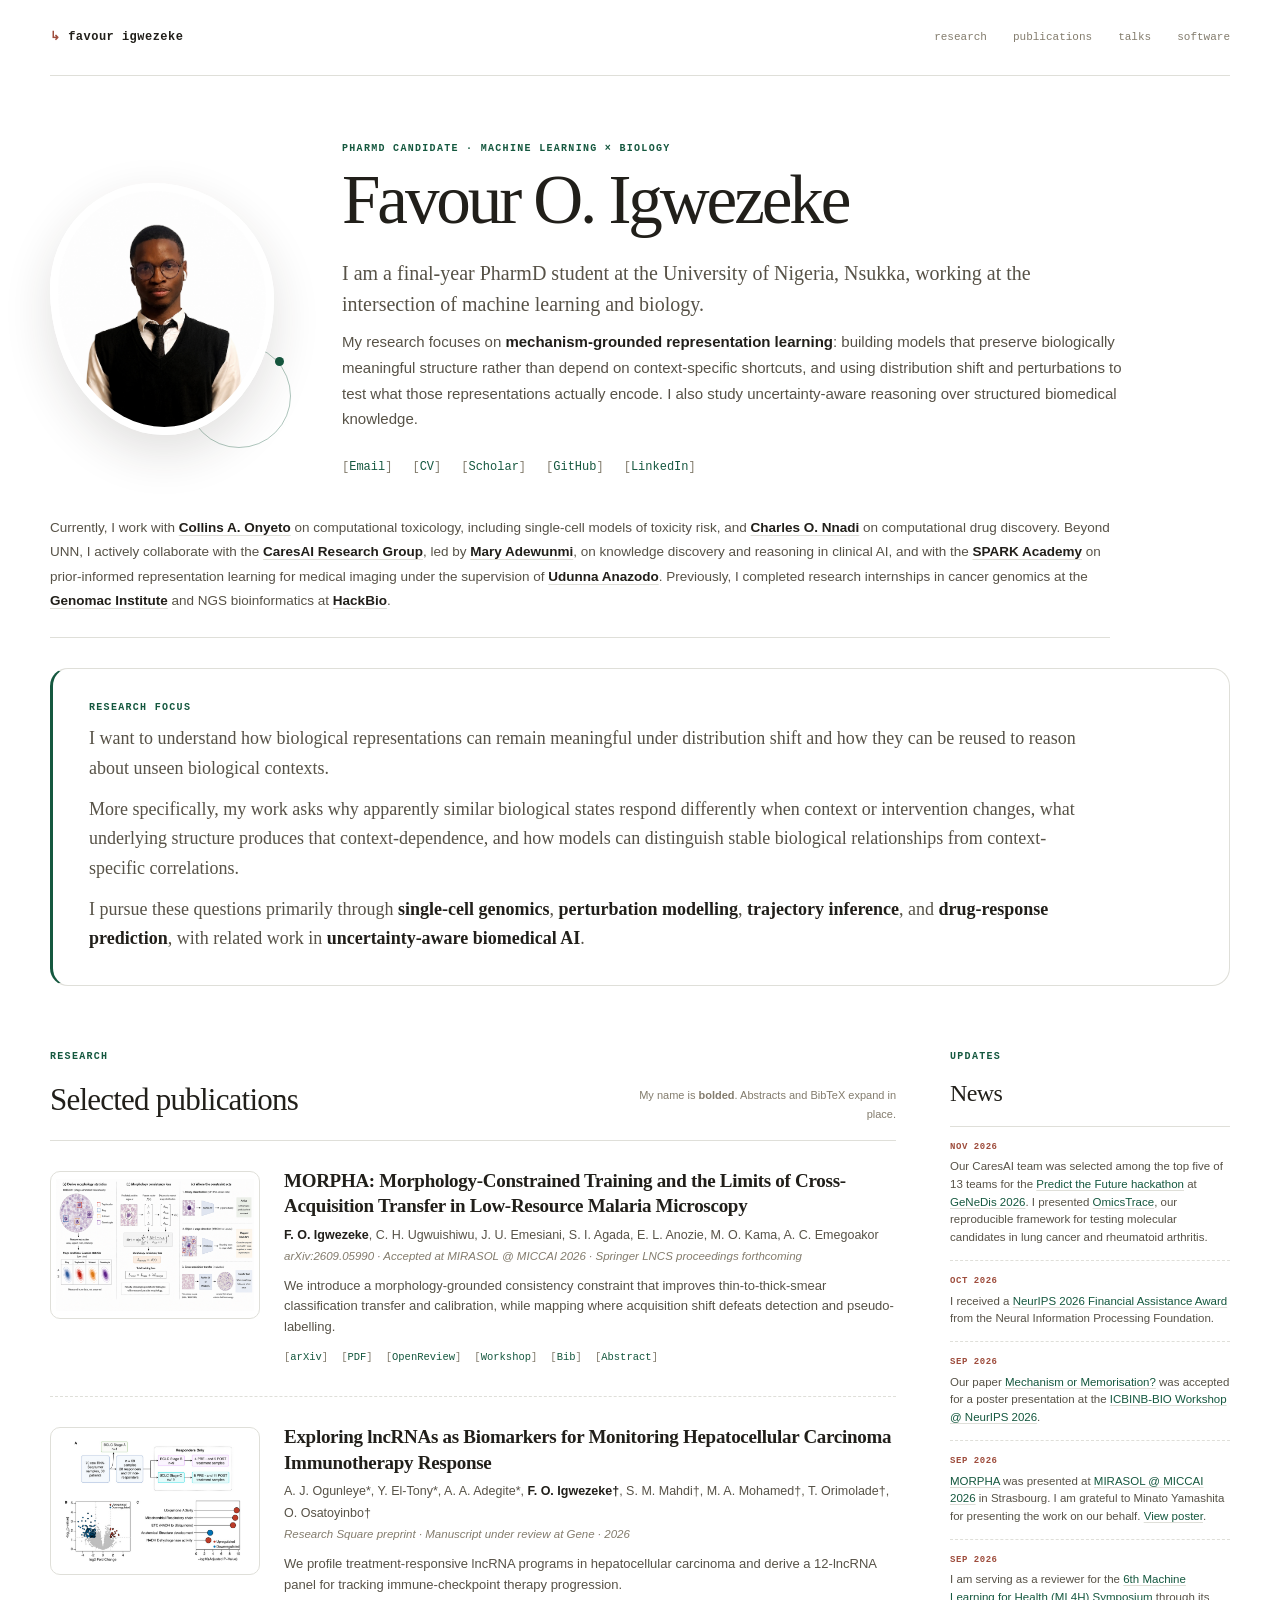
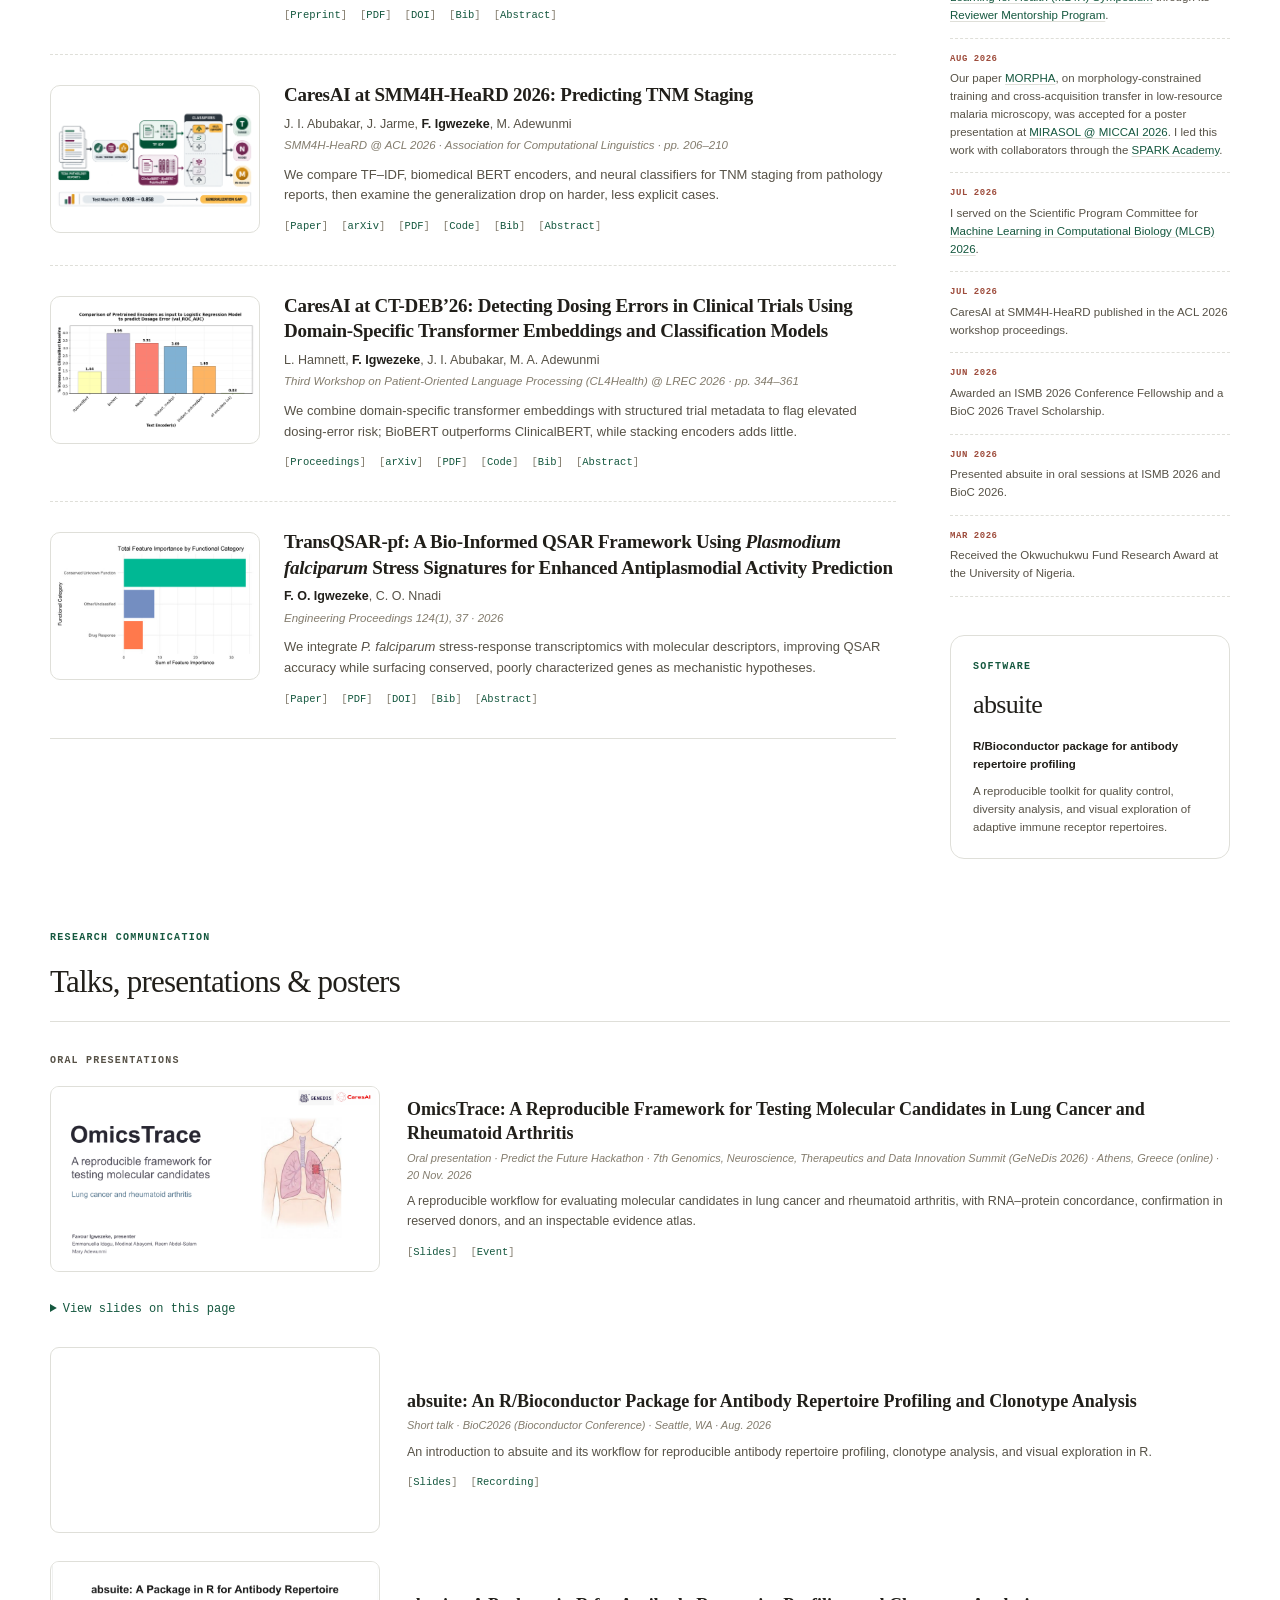
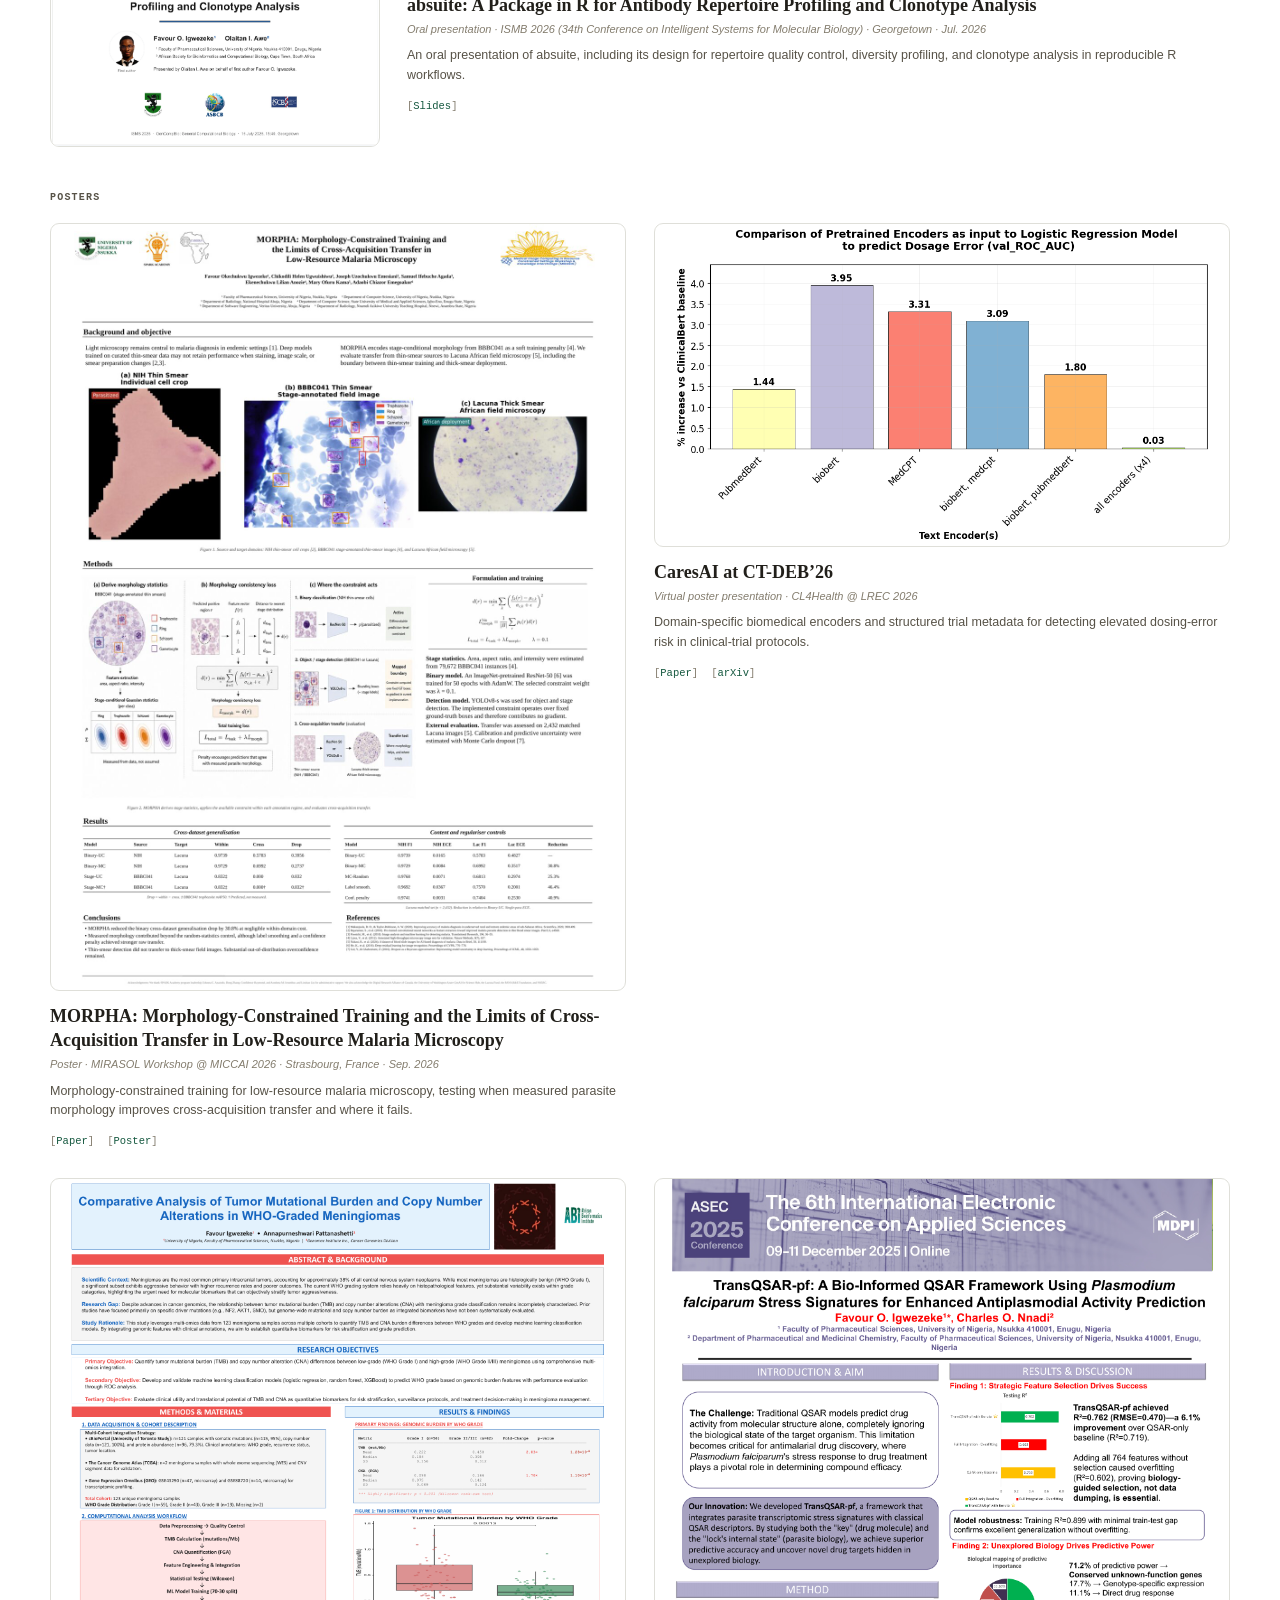
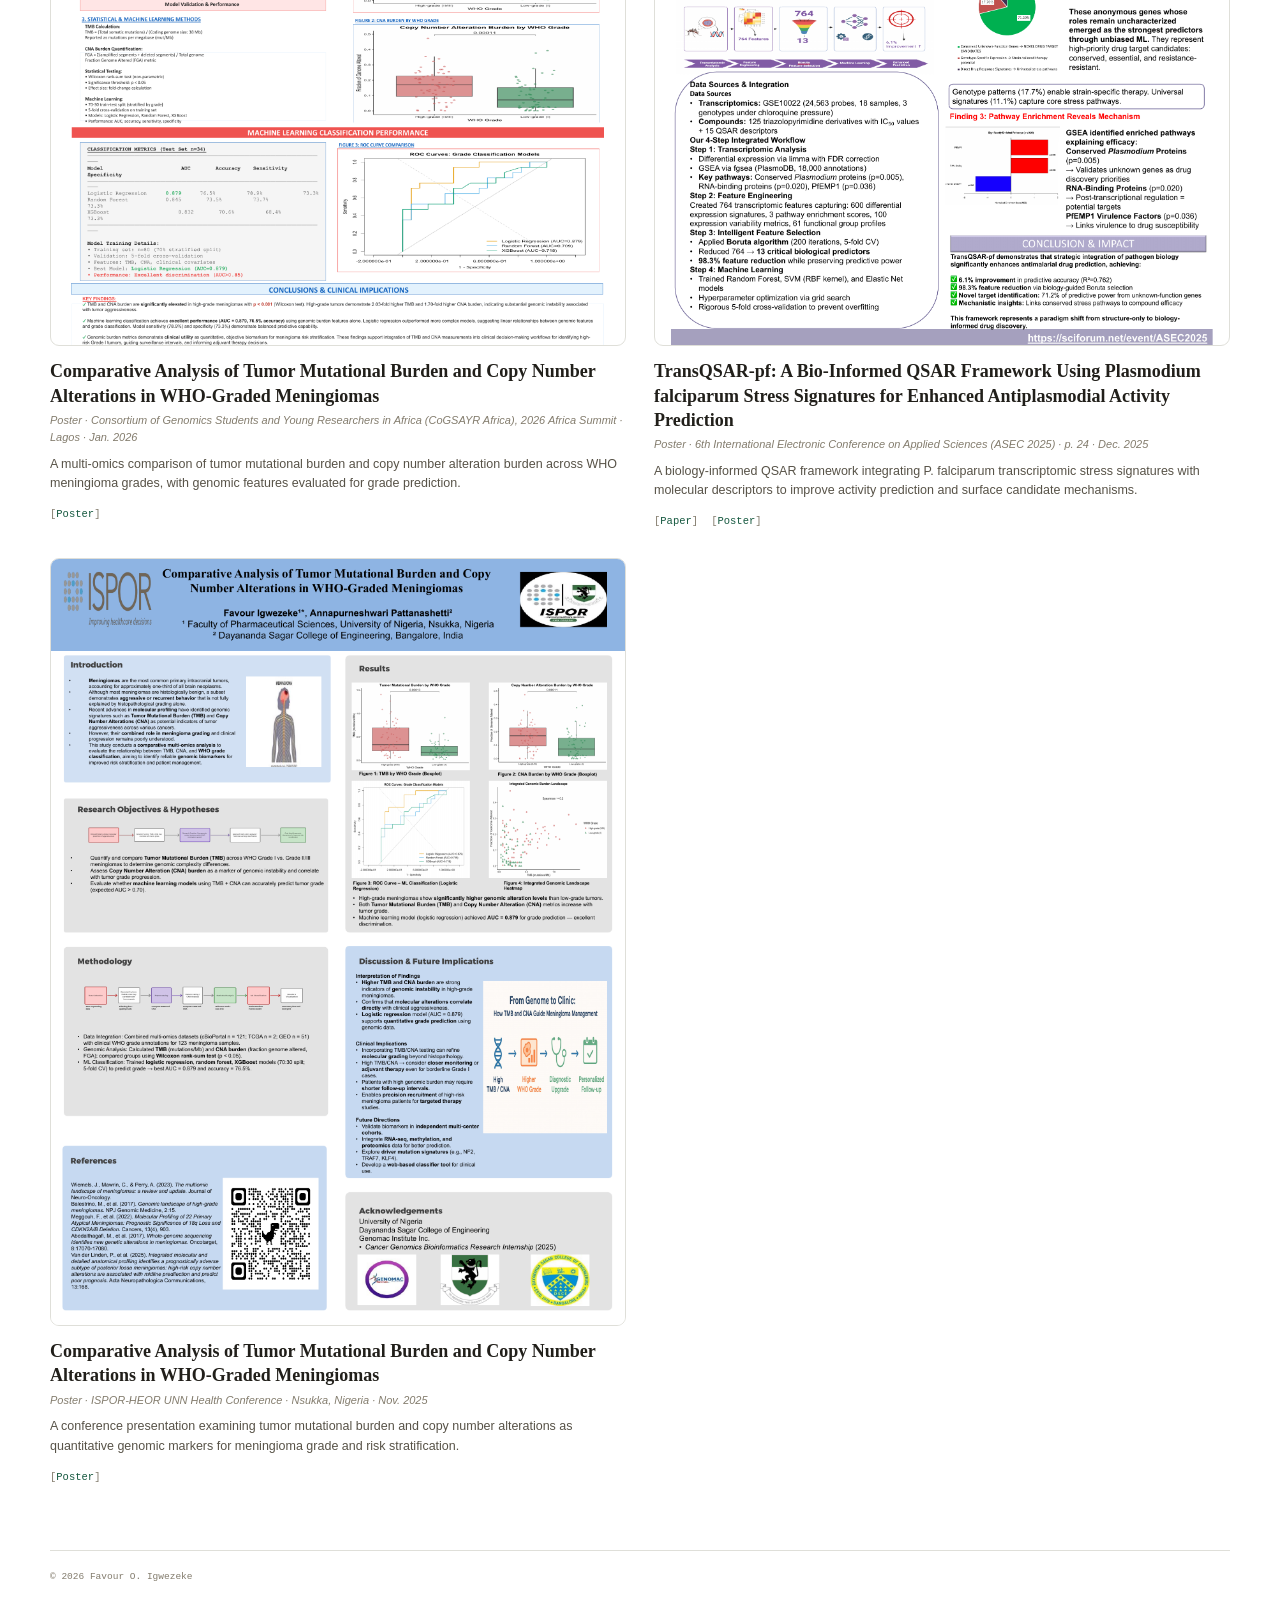
<file: index.html>
<!doctype html>
<html lang="en">
  <head>
    <meta charset="utf-8">
    <meta name="viewport" content="width=device-width, initial-scale=1">
    <title>Favour O. Igwezeke | Machine Learning × Biology</title>
    <meta name="author" content="Favour Okechukwu Igwezeke">
    <meta
      name="description"
      content="Favour O. Igwezeke is a PharmD candidate working on mechanism-grounded representation learning, computational biology, and biomedical AI."
    >
    <meta
      name="keywords"
      content="Favour Igwezeke, computational biology, biomedical AI, single-cell genomics, representation learning"
    >
    <meta name="theme-color" content="#ffffff">
    <link rel="icon" href="favicon.ico" sizes="any">
    <link
      rel="icon"
      type="image/png"
      sizes="32x32"
      href="images/favicon-profile-32.png"
    >
    <link
      rel="icon"
      type="image/png"
      sizes="192x192"
      href="images/favicon-profile-192.png"
    >
    <link
      rel="apple-touch-icon"
      sizes="180x180"
      href="apple-touch-icon.png"
    >
    <link rel="stylesheet" href="stylesheet.css">
  </head>

  <body>
    <main>
      <div class="site-shell">
        <nav class="topbar" aria-label="Primary navigation">
          <a class="wordmark" href="#top">favour igwezeke</a>
          <div class="topbar-links">
            <a href="#research">research</a>
            <a href="#publications">publications</a>
            <a href="#talks">talks</a>
            <a href="#software">software</a>
          </div>
        </nav>

        <header class="hero" id="top">
          <div class="portrait-wrap">
            <img
              class="portrait"
              src="images/favour-profile.png"
              alt="Favour O. Igwezeke"
            >
            <span class="portrait-orbit" aria-hidden="true"></span>
          </div>

          <div class="hero-copy">
            <p class="eyebrow">PharmD candidate · Machine learning × biology</p>
            <h1>Favour O. Igwezeke</h1>
            <p class="hero-lede">
              I am a final-year PharmD student at the University of Nigeria,
              Nsukka, working at the intersection of machine learning and
              biology.
            </p>
            <p class="hero-body">
              My research focuses on
              <strong>mechanism-grounded representation learning</strong>:
              building models that preserve biologically meaningful structure
              rather than depend on context-specific shortcuts, and using
              distribution shift and perturbations to test what those
              representations actually encode. I also study uncertainty-aware
              reasoning over structured biomedical knowledge.
            </p>

            <div class="identity-links" aria-label="Profile links">
              <a href="mailto:favour.igwezeke.249461@unn.edu.ng">Email</a>
              <a href="data/FavourIgwezeke_CV.pdf">CV</a>
              <a
                href="https://scholar.google.com/citations?user=lA-1AjMAAAAJ&amp;hl=en"
                target="_blank"
                rel="noreferrer"
              >Scholar</a>
              <a
                href="https://github.com/favourigwezeke"
                target="_blank"
                rel="noreferrer"
              >GitHub</a>
              <a
                href="https://www.linkedin.com/in/favourokechukwu"
                target="_blank"
                rel="noreferrer"
              >LinkedIn</a>
            </div>
          </div>
        </header>

        <div class="research-context">
          <p>
            Currently, I work with
            <a
              href="https://scholar.google.com/citations?user=z1UrBXgAAAAJ&amp;hl=en"
              target="_blank"
              rel="noreferrer"
            >Collins A. Onyeto</a>
            on computational toxicology, including single-cell models of
            toxicity risk, and
            <a
              href="https://scholar.google.com/citations?user=h6PVe5sAAAAJ&amp;hl=en"
              target="_blank"
              rel="noreferrer"
            >Charles O. Nnadi</a>
            on computational drug discovery. Beyond UNN, I actively collaborate
            with the
            <a
              href="https://caresai.org/about-us/"
              target="_blank"
              rel="noreferrer"
            >CaresAI Research Group</a>, led by
            <a
              href="https://scholar.google.com/citations?user=_UqaAVgAAAAJ&amp;hl=en"
              target="_blank"
              rel="noreferrer"
            >Mary Adewunmi</a>, on knowledge discovery and reasoning in clinical
            AI, and with the
            <a
              href="https://www.cameramriafrica.org/spark"
              target="_blank"
              rel="noreferrer"
            >SPARK Academy</a>
            on prior-informed representation learning for medical imaging under
            the supervision of
            <a
              href="https://scholar.google.com/citations?user=M_SjQXQAAAAJ&amp;hl=en"
              target="_blank"
              rel="noreferrer"
            >Udunna Anazodo</a>. Previously, I completed research internships in
            cancer genomics at the
            <a
              href="https://www.genomachub.com/internship"
              target="_blank"
              rel="noreferrer"
            >Genomac Institute</a>
            and NGS bioinformatics at
            <a
              href="https://internship.thehackbio.com/"
              target="_blank"
              rel="noreferrer"
            >HackBio</a>.
          </p>
        </div>

        <section class="research-direction" id="research">
          <p class="section-kicker">Research focus</p>
          <p>
            I want to understand how biological representations can remain
            meaningful under distribution shift and how they can be reused to
            reason about unseen biological contexts.
          </p>
          <p>
            More specifically, my work asks why apparently similar biological
            states respond differently when context or intervention changes,
            what underlying structure produces that context-dependence, and how
            models can distinguish stable biological relationships from
            context-specific correlations.
          </p>
          <p>
            I pursue these questions primarily through
            <strong>single-cell genomics</strong>,
            <strong>perturbation modelling</strong>,
            <strong>trajectory inference</strong>, and
            <strong>drug-response prediction</strong>, with related work in
            <strong>uncertainty-aware biomedical AI</strong>.
          </p>
        </section>

        <div class="content-grid">
          <section class="works" id="publications">
            <div class="section-heading">
              <div>
                <p class="section-kicker">Research</p>
                <h2>Selected publications</h2>
              </div>
              <p>
                My name is <strong>bolded</strong>. Abstracts and BibTeX expand
                in place.
              </p>
            </div>

            <div class="publication-list">
              <article class="publication" id="morpha">
                <div class="publication-visual">
                  <img
                    src="images/morpha-framework.png"
                    alt="MORPHA framework deriving stage-conditioned morphology statistics, applying a consistency loss, and evaluating cross-acquisition transfer"
                    loading="lazy"
                  >
                </div>

                <div class="publication-copy">
                  <h3>
                    <a
                      href="https://arxiv.org/abs/2609.05990"
                      target="_blank"
                      rel="noreferrer"
                    >MORPHA: Morphology-Constrained Training and the Limits of
                    Cross-Acquisition Transfer in Low-Resource Malaria
                    Microscopy</a>
                  </h3>
                  <p class="authors">
                    <strong>F. O. Igwezeke</strong>, C. H. Ugwuishiwu,
                    J. U. Emesiani, S. I. Agada, E. L. Anozie, M. O. Kama,
                    A. C. Emegoakor
                  </p>
                  <p class="venue">
                    arXiv:2609.05990 · Accepted at MIRASOL @ MICCAI 2026 ·
                    Springer LNCS proceedings forthcoming
                  </p>
                  <p class="contribution">
                    We introduce a morphology-grounded consistency constraint
                    that improves thin-to-thick-smear classification transfer
                    and calibration, while mapping where acquisition shift
                    defeats detection and pseudo-labelling.
                  </p>

                  <div class="publication-actions">
                    <a
                      href="https://arxiv.org/abs/2609.05990"
                      target="_blank"
                      rel="noreferrer"
                    >arXiv</a>
                    <a
                      href="https://arxiv.org/pdf/2609.05990"
                      target="_blank"
                      rel="noreferrer"
                    >PDF</a>
                    <a
                      href="https://openreview.net/forum?id=oAEWd7zzCX"
                      target="_blank"
                      rel="noreferrer"
                    >OpenReview</a>
                    <a
                      href="https://mirasol.rise-miccai.org/"
                      target="_blank"
                      rel="noreferrer"
                    >Workshop</a>

                    <details>
                      <summary>Bib</summary>
                      <div class="detail-panel detail-panel--code">
                        <p class="detail-label">BibTeX</p>
                        <pre>@misc{igwezeke2026morpha,
  title         = {{MORPHA}: Morphology-Constrained Training and the Limits of Cross-Acquisition Transfer in Low-Resource Malaria Microscopy},
  author        = {Igwezeke, Favour Okechukwu and Ugwuishiwu, Chikodili Helen and Emesiani, Joseph Uzochukwu and Agada, Samuel Ifebuche and Anozie, Ekenechukwu Lilian and Kama, Mary Ofuru and Emegoakor, Adaobi Chiazor},
  year          = {2026},
  eprint        = {2609.05990},
  archivePrefix = {arXiv},
  primaryClass  = {cs.CV},
  doi           = {10.48550/arXiv.2609.05990},
  note          = {Accepted for poster presentation at MIRASOL 2026, a MICCAI 2026 workshop},
  url           = {https://arxiv.org/abs/2609.05990}
}</pre>
                      </div>
                    </details>

                    <details>
                      <summary>Abstract</summary>
                      <div class="detail-panel">
                        <p class="detail-label">Abstract</p>
                        <p>
                          MORPHA encodes stage-conditioned morphology
                          statistics from BBBC041 as a soft training constraint
                          and evaluates the same idea across binary
                          classification, detection, and stage-aware malaria
                          microscopy under transfer from thin-smear sources to
                          Lacuna field images from Uganda.
                        </p>
                        <p>
                          For binary classification, the constraint improves
                          Lacuna F1 from 0.5783 to 0.6992 and reduces
                          in-distribution calibration error with negligible
                          source-domain cost. Content-free controls show that
                          measured morphology contributes to the gain, although
                          generic confidence regularisers transfer better.
                          Detection and pseudo-labelling fail across the
                          acquisition boundary, showing that thin-smear
                          benchmarks cannot stand in for thick-smear deployment.
                        </p>
                      </div>
                    </details>
                  </div>
                </div>
              </article>

              <article class="publication" id="lncrna-hcc">
                <div class="publication-visual">
                  <img
                    src="images/lncrna-hcc.png"
                    alt="Workflow and biomarker results for lncRNA monitoring of hepatocellular carcinoma immunotherapy response"
                    loading="lazy"
                  >
                </div>

                <div class="publication-copy">
                  <h3>
                    <a
                      href="https://doi.org/10.21203/rs.3.rs-10483008/v1"
                      target="_blank"
                      rel="noreferrer"
                    >Exploring lncRNAs as Biomarkers for Monitoring
                    Hepatocellular Carcinoma Immunotherapy Response</a>
                  </h3>
                  <p class="authors">
                    A. J. Ogunleye*, Y. El-Tony*, A. A. Adegite*,
                    <strong>F. O. Igwezeke†</strong>, S. M. Mahdi†,
                    M. A. Mohamed†, T. Orimolade†, O. Osatoyinbo†
                  </p>
                  <p class="venue">
                    Research Square preprint · Manuscript under review at
                    <em>Gene</em> · 2026
                  </p>
                  <p class="contribution">
                    We profile treatment-responsive lncRNA programs in
                    hepatocellular carcinoma and derive a 12-lncRNA panel for
                    tracking immune-checkpoint therapy progression.
                  </p>

                  <div class="publication-actions">
                    <a
                      href="https://doi.org/10.21203/rs.3.rs-10483008/v1"
                      target="_blank"
                      rel="noreferrer"
                    >Preprint</a>
                    <a
                      href="https://www.researchsquare.com/article/rs-10483008/latest.pdf"
                      target="_blank"
                      rel="noreferrer"
                    >PDF</a>
                    <a
                      href="https://doi.org/10.21203/rs.3.rs-10483008/v1"
                      target="_blank"
                      rel="noreferrer"
                    >DOI</a>

                    <details>
                      <summary>Bib</summary>
                      <div class="detail-panel detail-panel--code">
                        <p class="detail-label">BibTeX</p>
                        <pre>@article{ogunleye2026exploring,
  title   = {Exploring lncRNAs as Biomarkers for Monitoring Hepatocellular Carcinoma Immunotherapy Response},
  author  = {Ogunleye, Adewale J. and El-Tony, Yossra and Adegite, Adejuwon A. and Igwezeke, Favour O. and Mahdi, S. M. and Mohamed, M. A. and Orimolade, Tinuoluwanimi and Osatoyinbo, Opemidimeji},
  journal = {Research Square},
  year    = {2026},
  note    = {Preprint; manuscript under review at Gene},
  doi     = {10.21203/rs.3.rs-10483008/v1},
  url     = {https://doi.org/10.21203/rs.3.rs-10483008/v1}
}</pre>
                      </div>
                    </details>

                    <details>
                      <summary>Abstract</summary>
                      <div class="detail-panel">
                        <p class="detail-label">Abstract</p>
                        <p>
                          Hepatocellular carcinoma is one of the deadliest
                          malignancies globally, and overall immunotherapy
                          response rates remain poor. We systematically
                          investigated long non-coding RNAs in a cohort of HCC
                          patients treated with nivolumab and ipilimumab
                          followed by surgical resection.
                        </p>
                        <p>
                          Differentially expressed lncRNAs were identified from
                          RNA-seq data for 69 tumor samples and interpreted
                          through a guilt-by-association framework. The analysis
                          identified stage-specific and treatment-responsive
                          lncRNAs and produced a 12-lncRNA panel that tracked
                          immunotherapy progression.
                        </p>
                      </div>
                    </details>
                  </div>
                </div>
              </article>

              <article class="publication" id="smm4h-tnm">
                <div class="publication-visual">
                  <img
                    src="images/smm4h-tnm.png"
                    alt="Framework for predicting independent tumor, node, and metastasis stages from TCGA pathology reports"
                    loading="lazy"
                  >
                </div>

                <div class="publication-copy">
                  <h3>
                    <a
                      href="https://aclanthology.org/2026.smm4h-1.32/"
                      target="_blank"
                      rel="noreferrer"
                    >CaresAI at SMM4H-HeaRD 2026: Predicting TNM Staging</a>
                  </h3>
                  <p class="authors">
                    J. I. Abubakar, J. Jarme,
                    <strong>F. Igwezeke</strong>, M. Adewunmi
                  </p>
                  <p class="venue">
                    SMM4H-HeaRD @ ACL 2026 · Association for Computational
                    Linguistics · pp. 206–210
                  </p>
                  <p class="contribution">
                    We compare TF–IDF, biomedical BERT encoders, and neural
                    classifiers for TNM staging from pathology reports, then
                    examine the generalization drop on harder, less explicit cases.
                  </p>

                  <div class="publication-actions">
                    <a
                      href="https://aclanthology.org/2026.smm4h-1.32/"
                      target="_blank"
                      rel="noreferrer"
                    >Paper</a>
                    <a
                      href="https://arxiv.org/abs/2607.03466"
                      target="_blank"
                      rel="noreferrer"
                    >arXiv</a>
                    <a
                      href="https://aclanthology.org/2026.smm4h-1.32.pdf"
                      target="_blank"
                      rel="noreferrer"
                    >PDF</a>
                    <a
                      href="https://github.com/CaresAI-AU/Task-6---Predicting-TNM-Staging-from-TCGA-Pathology-Reports"
                      target="_blank"
                      rel="noreferrer"
                    >Code</a>

                    <details>
                      <summary>Bib</summary>
                      <div class="detail-panel detail-panel--code">
                        <p class="detail-label">BibTeX</p>
                        <pre>@inproceedings{abubakar-etal-2026-caresai,
  title     = {{C}ares{AI} at {SMM}4{H}-{H}ea{RD} 2026: Predicting {TNM} Staging},
  author    = {Abubakar, Joseph Itopa and Jarme, Jorge and Igwezeke, Favour and Adewunmi, Mary},
  booktitle = {Proceedings of the 11th Social Media Mining for Health Research and Applications (SMM4H-HeaRD 2026) Workshop and Shared Tasks},
  month     = jul,
  year      = {2026},
  address   = {San Diego, United States},
  publisher = {Association for Computational Linguistics},
  pages     = {206--210},
  doi       = {10.18653/v1/2026.smm4h-1.32},
  url       = {https://aclanthology.org/2026.smm4h-1.32/}
}</pre>
                      </div>
                    </details>

                    <details>
                      <summary>Abstract</summary>
                      <div class="detail-panel">
                        <p class="detail-label">Abstract</p>
                        <p>
                          The Tumor, Node, and Metastasis (TNM) staging system
                          is critical to cancer treatment. This study predicts
                          TNM stage labels independently from TCGA pathology
                          reports and frames the problem as three multi-label
                          classification tasks.
                        </p>
                        <p>
                          We explore classical and deep-learning approaches
                          using TF–IDF features and representations from
                          ClinicalBERT, BioBERT, and PubMedBERT with Logistic
                          Regression, LightGBM, feed-forward networks, and wide
                          residual networks. Although the resulting pipeline
                          provides strong, reproducible baselines, performance
                          falls on the harder test set, highlighting class
                          imbalance, lengthy-document processing, and
                          generalization as priorities for further work.
                        </p>
                      </div>
                    </details>
                  </div>
                </div>
              </article>

              <article class="publication" id="ct-deb">
                <div class="publication-visual">
                  <img
                    src="images/ct-deb-encoder-comparison.png"
                    alt="Comparison of biomedical text encoders for dosage-error prediction"
                    loading="lazy"
                  >
                </div>

                <div class="publication-copy">
                  <h3>
                    <a
                      href="https://lrec.elra.info/lrec2026-ws-cl4health-30"
                      target="_blank"
                      rel="noreferrer"
                    >CaresAI at CT-DEB’26: Detecting Dosing Errors in Clinical
                    Trials Using Domain-Specific Transformer Embeddings and
                    Classification Models</a>
                  </h3>
                  <p class="authors">
                    L. Hamnett, <strong>F. Igwezeke</strong>, J. I. Abubakar,
                    M. A. Adewunmi
                  </p>
                  <p class="venue">
                    Third Workshop on Patient-Oriented Language Processing
                    (CL4Health) @ LREC 2026 · pp. 344–361
                  </p>
                  <p class="contribution">
                    We combine domain-specific transformer embeddings with
                    structured trial metadata to flag elevated dosing-error
                    risk; BioBERT outperforms ClinicalBERT, while stacking
                    encoders adds little.
                  </p>

                  <div class="publication-actions">
                    <a
                      href="https://lrec.elra.info/lrec2026-ws-cl4health-30"
                      target="_blank"
                      rel="noreferrer"
                    >Proceedings</a>
                    <a
                      href="https://arxiv.org/abs/2606.30236"
                      target="_blank"
                      rel="noreferrer"
                    >arXiv</a>
                    <a
                      href="https://www.lrec-conf.org/proceedings/lrec2026/workshops/cl4health/pdf/2026.cl4health-1.30.pdf"
                      target="_blank"
                      rel="noreferrer"
                    >PDF</a>
                    <a
                      href="https://github.com/CaresAI-AU/26_c_ai_ct_deb2026"
                      target="_blank"
                      rel="noreferrer"
                    >Code</a>

                    <details>
                      <summary>Bib</summary>
                      <div class="detail-panel detail-panel--code">
                        <p class="detail-label">BibTeX</p>
                        <pre>@inproceedings{hamnett-etal-2026-caresai,
  title     = {{C}ares{AI} at {CT}-{DEB}'26: Detecting Dosing Errors in Clinical Trials Using Domain-Specific Transformer Embeddings and Classification Models},
  author    = {Hamnett, Leon and Igwezeke, Favour and Abubakar, Joseph Itopa and Adewunmi, Mary Adetutu},
  booktitle = {Proceedings of the Third Workshop on Patient-Oriented Language Processing (CL4Health)},
  year      = {2026},
  address   = {Palma, Mallorca, Spain},
  publisher = {European Language Resources Association},
  pages     = {344--361},
  doi       = {10.63317/4nqo2dmobwrq},
  url       = {https://lrec.elra.info/lrec2026-ws-cl4health-30}
}</pre>
                      </div>
                    </details>

                    <details>
                      <summary>Abstract</summary>
                      <div class="detail-panel">
                        <p class="detail-label">Abstract</p>
                        <p>
                          Medication errors, particularly dosing errors in
                          clinical trials, can lead to patient harm, adverse
                          drug events, and worse outcomes. This study evaluates
                          transformer-based representations of trial
                          information for detecting elevated dosing-error risk.
                        </p>
                        <p>
                          Clinical-trial text was encoded with ClinicalBERT,
                          PubMedBERT, BioBERT, and MedCPT and integrated with
                          categorical features. BioBERT produced the strongest
                          logistic-regression result, while combining multiple
                          embeddings did not improve performance, suggesting
                          that domain alignment mattered more than
                          representational stacking.
                        </p>
                      </div>
                    </details>
                  </div>
                </div>
              </article>

              <article class="publication" id="transqsar">
                <div class="publication-visual">
                  <img
                    src="images/transqsar-feature-importance.jpg"
                    alt="TransQSAR-pf feature importance grouped by biological function"
                    loading="lazy"
                  >
                </div>

                <div class="publication-copy">
                  <h3>
                    <a
                      href="https://doi.org/10.3390/engproc2026124037"
                      target="_blank"
                      rel="noreferrer"
                    >TransQSAR-pf: A Bio-Informed QSAR Framework Using
                    <em>Plasmodium falciparum</em> Stress Signatures for
                    Enhanced Antiplasmodial Activity Prediction</a>
                  </h3>
                  <p class="authors">
                    <strong>F. O. Igwezeke</strong>, C. O. Nnadi
                  </p>
                  <p class="venue">
                    Engineering Proceedings 124(1), 37 · 2026
                  </p>
                  <p class="contribution">
                    We integrate <em>P. falciparum</em> stress-response
                    transcriptomics with molecular descriptors, improving QSAR
                    accuracy while surfacing conserved, poorly characterized
                    genes as mechanistic hypotheses.
                  </p>

                  <div class="publication-actions">
                    <a
                      href="https://www.mdpi.com/2673-4591/124/1/37"
                      target="_blank"
                      rel="noreferrer"
                    >Paper</a>
                    <a
                      href="https://www.mdpi.com/2673-4591/124/1/37/pdf"
                      target="_blank"
                      rel="noreferrer"
                    >PDF</a>
                    <a
                      href="https://doi.org/10.3390/engproc2026124037"
                      target="_blank"
                      rel="noreferrer"
                    >DOI</a>

                    <details>
                      <summary>Bib</summary>
                      <div class="detail-panel detail-panel--code">
                        <p class="detail-label">BibTeX</p>
                        <pre>@article{igwezeke2026transqsar,
  title   = {{TransQSAR-pf}: A Bio-Informed {QSAR} Framework Using {Plasmodium falciparum} Stress Signatures for Enhanced Antiplasmodial Activity Prediction},
  author  = {Igwezeke, Favour O. and Nnadi, Charles O.},
  journal = {Engineering Proceedings},
  year    = {2026},
  volume  = {124},
  number  = {1},
  pages   = {37},
  doi     = {10.3390/engproc2026124037},
  url     = {https://doi.org/10.3390/engproc2026124037}
}</pre>
                      </div>
                    </details>

                    <details>
                      <summary>Abstract</summary>
                      <div class="detail-panel">
                        <p class="detail-label">Abstract</p>
                        <p>
                          Traditional QSAR modeling relies on molecular
                          descriptors while neglecting the biological state of
                          the target organism. TransQSAR-pf integrates
                          <em>Plasmodium falciparum</em> transcriptomic stress
                          signatures with molecular descriptors to create a
                          biologically informed activity-prediction model.
                        </p>
                        <p>
                          Applied to 125 triazolopyrimidine derivatives, the
                          framework distilled 764 transcriptomic features into
                          13 predictors and improved on the QSAR-only baseline.
                          Most feature importance came from conserved
                          unknown-function genes, making the framework useful
                          for both prediction and mechanistic hypothesis
                          generation.
                        </p>
                      </div>
                    </details>
                  </div>
                </div>
              </article>

              <!-- Intentionally hidden until public:
              Deep Learning-Based Behavioural Analysis of Anxiolytic-Like
              Activity of Indigofera bracteolata Methanol Stem Extract in
              Wistar Rats.

              Safety Profile of HIV Vaccine Candidates Across Clinical Trial
              Phases: A Scoping Review.
              -->
            </div>
          </section>

          <aside class="rail" aria-label="News and current work">
            <section>
              <div class="rail-heading">
                <p class="section-kicker">Updates</p>
                <h2>News</h2>
              </div>
              <div class="news-list">
                <article>
                  <time datetime="2026-11">Nov 2026</time>
                  <p>
                    Our CaresAI team was selected among the top five of 13 teams
                    for the
                    <a
                      href="https://2026.genedis.org/hackathon/"
                      target="_blank"
                      rel="noreferrer"
                    >Predict the Future hackathon</a> at
                    <a
                      href="https://2026.genedis.org/"
                      target="_blank"
                      rel="noreferrer"
                    >GeNeDis 2026</a>. I presented
                    <a href="#omicstrace-genedis2026-talk">OmicsTrace</a>, our
                    reproducible framework for testing molecular candidates in
                    lung cancer and rheumatoid arthritis.
                  </p>
                </article>
               <article>
                  <time datetime="2026-10">Oct 2026</time>
                  <p>
                    I received a
                    <a
                      href="https://neurips.cc/Conferences/2026/FinancialAssistance"
                      target="_blank"
                      rel="noreferrer"
                    >NeurIPS 2026 Financial Assistance Award</a>
                    from the Neural Information Processing Foundation.
                  </p>
                </article>
                <article>
                  <time datetime="2026-09">Sep 2026</time>
                  <p>
                    Our paper
                    <a
                      href="https://openreview.net/forum?id=RLeRWk6H7J"
                      target="_blank"
                      rel="noreferrer"
                    >Mechanism or Memorisation?</a> was accepted for a poster
                    presentation at the
                    <a
                      href="https://icbinb-bio.github.io/"
                      target="_blank"
                      rel="noreferrer"
                    >ICBINB-BIO Workshop @ NeurIPS 2026</a>.
                  </p>
                </article>
                <article>
                  <time datetime="2026-09">Sep 2026</time>
                  <p>
                    <a
                      href="https://openreview.net/forum?id=oAEWd7zzCX"
                      target="_blank"
                      rel="noreferrer"
                    >MORPHA</a> was presented at
                    <a
                      href="https://mirasol.rise-miccai.org/"
                      target="_blank"
                      rel="noreferrer"
                    >MIRASOL @ MICCAI 2026</a> in Strasbourg. I am grateful to
                    Minato Yamashita for presenting the work on our behalf.
                    <a
                      href="data/MORPHA_MIRASOL_2026_Poster.pdf"
                      target="_blank"
                      rel="noreferrer"
                    >View poster</a>.
                  </p>
                </article>
                <article>
                  <time datetime="2026-09">Sep 2026</time>
                  <p>
                    I am serving as a reviewer for the
                    <a
                      href="https://ml4h.ahli.cc/"
                      target="_blank"
                      rel="noreferrer"
                    >6th Machine Learning for Health (ML4H) Symposium</a>
                    through its
                    <a
                      href="https://ml4h.ahli.cc/submit/mentorship-programs/"
                      target="_blank"
                      rel="noreferrer"
                    >Reviewer Mentorship Program</a>.
                  </p>
                </article>
                <article>
                  <time datetime="2026-08">Aug 2026</time>
                  <p>
                    Our paper
                    <a
                      href="https://openreview.net/forum?id=oAEWd7zzCX"
                      target="_blank"
                      rel="noreferrer"
                    >MORPHA</a>, on morphology-constrained training and
                    cross-acquisition transfer in low-resource malaria microscopy,
                    was accepted for a poster presentation at
                    <a
                      href="https://mirasol.rise-miccai.org/"
                      target="_blank"
                      rel="noreferrer"
                    >MIRASOL @ MICCAI 2026</a>. I led this work with collaborators
                    through the
                    <a
                      href="https://www.cameramriafrica.org/spark"
                      target="_blank"
                      rel="noreferrer"
                    >SPARK Academy</a>.
                  </p>
                </article>
                <article>
                  <time datetime="2026-07">Jul 2026</time>
                  <p>
                    I served on the Scientific Program Committee for
                    <a
                      href="https://www.mlcb.org/"
                      target="_blank"
                      rel="noreferrer"
                    >Machine Learning in Computational Biology (MLCB) 2026</a>.
                  </p>
                </article>
                <article>
                  <time datetime="2026-07">Jul 2026</time>
                  <p>
                    CaresAI at SMM4H-HeaRD published in the ACL 2026 workshop
                    proceedings.
                  </p>
                </article>
                <article>
                  <time datetime="2026-06">Jun 2026</time>
                  <p>
                    Awarded an ISMB 2026 Conference Fellowship and a BioC 2026
                    Travel Scholarship.
                  </p>
                </article>
                <article>
                  <time datetime="2026-06">Jun 2026</time>
                  <p>
                    Presented absuite in oral sessions at ISMB 2026 and BioC
                    2026.
                  </p>
                </article>
                <article>
                  <time datetime="2026-03">Mar 2026</time>
                  <p>
                    Received the Okwuchukwu Fund Research Award at the
                    University of Nigeria.
                  </p>
                </article>
              </div>
            </section>

            <section class="software-card" id="software">
              <p class="section-kicker">Software</p>
              <h2>absuite</h2>
              <p class="software-subtitle">
                R/Bioconductor package for antibody repertoire profiling
              </p>
              <p>
                A reproducible toolkit for quality control, diversity analysis,
                and visual exploration of adaptive immune receptor repertoires.
              </p>
              <!-- The absuite repository is private. Restore this link when it is public.
              <a
                class="arrow-link"
                href="https://github.com/favourigwezeke/absuite"
                target="_blank"
                rel="noreferrer"
              >View code <span aria-hidden="true">→</span></a>
              -->
            </section>
          </aside>
        </div>

        <section class="communication" id="talks">
          <div class="section-heading communication-heading">
            <div>
              <p class="section-kicker">Research communication</p>
              <h2>Talks, presentations &amp; posters</h2>
            </div>
          </div>

          <div class="communication-group">
            <h3>Oral presentations</h3>
            <div class="communication-grid communication-grid--talks">
              <article class="communication-card" id="omicstrace-genedis2026-talk">
                <div class="communication-visual">
                  <img
                    src="images/omicstrace-genedis2026-slide.png"
                    alt="OmicsTrace title slide: a reproducible framework for testing molecular candidates in lung cancer and rheumatoid arthritis"
                    width="3840"
                    height="2160"
                    loading="lazy"
                  >
                </div>
                <div class="communication-copy">
                  <h4>OmicsTrace: A Reproducible Framework for Testing Molecular Candidates in Lung Cancer and Rheumatoid Arthritis</h4>
                  <p class="communication-venue">
                    Oral presentation · Predict the Future Hackathon ·
                    7th Genomics, Neuroscience, Therapeutics and Data Innovation
                    Summit (GeNeDis 2026) · Athens, Greece (online) ·
                    20 Nov. 2026
                  </p>
                  <p>
                    A reproducible workflow for evaluating molecular candidates
                    in lung cancer and rheumatoid arthritis, with RNA–protein
                    concordance, confirmation in reserved donors, and an
                    inspectable evidence atlas.
                  </p>
                  <div class="communication-links">
                    <a
                      href="https://docs.google.com/presentation/d/1elYpTIdcZlN6VQnXK9pkRKHDX0vNjd0p-vCLVLuRjKg/edit?usp=sharing"
                      target="_blank"
                      rel="noreferrer"
                    >Slides</a>
                    <a
                      href="https://2026.genedis.org/hackathon/"
                      target="_blank"
                      rel="noreferrer"
                    >Event</a>
                  </div>
                </div>
                <details class="presentation-details">
                  <summary>View slides on this page</summary>
                  <div class="presentation-embed">
                    <iframe
                      src="https://docs.google.com/presentation/d/1elYpTIdcZlN6VQnXK9pkRKHDX0vNjd0p-vCLVLuRjKg/embed?start=false&amp;loop=false&amp;delayms=3000"
                      title="OmicsTrace presentation at GeNeDis 2026"
                      width="960"
                      height="569"
                      loading="lazy"
                      referrerpolicy="strict-origin-when-cross-origin"
                      allowfullscreen
                    ></iframe>
                  </div>
                </details>
              </article>

              <article class="communication-card" id="absuite-bioc2026-talk">
                <div class="communication-visual">
                  <iframe
                    src="https://www.youtube.com/embed/IU6Dcq8zAuI?start=2224&amp;rel=0"
                    title="absuite short talk at BioC 2026, starting at 37:04"
                    width="560"
                    height="315"
                    loading="lazy"
                    allow="accelerometer; autoplay; clipboard-write; encrypted-media; gyroscope; picture-in-picture; web-share"
                    referrerpolicy="strict-origin-when-cross-origin"
                    allowfullscreen
                  ></iframe>
                </div>
                <div class="communication-copy">
                  <h4>absuite: An R/Bioconductor Package for Antibody Repertoire Profiling and Clonotype Analysis</h4>
                  <p class="communication-venue">
                    Short talk · BioC2026 (Bioconductor Conference) · Seattle,
                    WA · Aug. 2026
                  </p>
                  <p>
                    An introduction to absuite and its workflow for reproducible
                    antibody repertoire profiling, clonotype analysis, and
                    visual exploration in R.
                  </p>
                  <div class="communication-links">
                    <a
                      href="https://docs.google.com/presentation/d/15Wq69pY6aWZ56jkzDP2Fi4z6VTboM4YqIb2DUQT7B2U/edit?usp=sharing"
                      target="_blank"
                      rel="noreferrer"
                    >Slides</a>
                    <a
                      href="https://www.youtube.com/watch?v=IU6Dcq8zAuI&amp;t=2224s"
                      target="_blank"
                      rel="noreferrer"
                    >Recording</a>
                  </div>
                </div>
              </article>

              <article class="communication-card" id="absuite-ismb2026-talk">
                <div class="communication-visual">
                  <img
                    src="images/absuite-ismb2026-slide.png"
                    alt="Title slide for the absuite oral presentation at ISMB 2026"
                    loading="lazy"
                  >
                </div>
                <div class="communication-copy">
                  <h4>absuite: A Package in R for Antibody Repertoire Profiling and Clonotype Analysis</h4>
                  <p class="communication-venue">
                    Oral presentation · ISMB 2026 (34th Conference on Intelligent
                    Systems for Molecular Biology) · Georgetown · Jul. 2026
                  </p>
                  <p>
                    An oral presentation of absuite, including its design for
                    repertoire quality control, diversity profiling, and
                    clonotype analysis in reproducible R workflows.
                  </p>
                  <div class="communication-links">
                    <a
                      href="https://docs.google.com/presentation/d/1dMNQRZjYel3-uICrOOyQpZqHKE83As4ywsD-f7pePQs/edit?usp=sharing"
                      target="_blank"
                      rel="noreferrer"
                    >Slides</a>
                  </div>
                </div>
              </article>
            </div>
          </div>

          <div class="communication-group" id="posters">
            <h3>Posters</h3>
            <div class="communication-grid">
              <article class="communication-card" id="morpha-mirasol-2026-poster">
                <div class="communication-visual">
                  <img
                    src="images/morpha-mirasol-2026-poster.jpg"
                    alt="MORPHA poster presented at the MIRASOL Workshop at MICCAI 2026"
                    loading="lazy"
                  >
                </div>
                <div class="communication-copy">
                  <h4>MORPHA: Morphology-Constrained Training and the Limits of Cross-Acquisition Transfer in Low-Resource Malaria Microscopy</h4>
                  <p class="communication-venue">
                    Poster · MIRASOL Workshop @ MICCAI 2026 · Strasbourg,
                    France · Sep. 2026
                  </p>
                  <p>
                    Morphology-constrained training for low-resource malaria
                    microscopy, testing when measured parasite morphology
                    improves cross-acquisition transfer and where it fails.
                  </p>
                  <div class="communication-links">
                    <a
                      href="https://arxiv.org/abs/2609.05990"
                      target="_blank"
                      rel="noreferrer"
                    >Paper</a>
                    <a
                      href="data/MORPHA_MIRASOL_2026_Poster.pdf"
                      target="_blank"
                      rel="noreferrer"
                    >Poster</a>
                  </div>
                </div>
              </article>

              <article class="communication-card" id="ct-deb-poster">
                <div class="communication-visual">
                  <img
                    src="images/ct-deb-encoder-comparison.png"
                    alt="CT-DEB'26 figure comparing pretrained biomedical text encoders"
                    loading="lazy"
                  >
                </div>
                <div class="communication-copy">
                  <h4>CaresAI at CT-DEB’26</h4>
                  <p class="communication-venue">
                    Virtual poster presentation · CL4Health @ LREC 2026
                  </p>
                  <p>
                    Domain-specific biomedical encoders and structured trial
                    metadata for detecting elevated dosing-error risk in
                    clinical-trial protocols.
                  </p>
                  <div class="communication-links">
                    <a
                      href="https://lrec.elra.info/lrec2026-ws-cl4health-30"
                      target="_blank"
                      rel="noreferrer"
                    >Paper</a>
                    <a
                      href="https://arxiv.org/abs/2606.30236"
                      target="_blank"
                      rel="noreferrer"
                    >arXiv</a>
                  </div>
                </div>
              </article>

              <article class="communication-card" id="meningioma-cogsayr-2026-poster">
                <div class="communication-visual">
                  <img
                    src="images/meningioma-cogsayr-2026.png"
                    alt="Meningioma genomics poster presented at the CoGSAYR Africa Summit 2026"
                    loading="lazy"
                  >
                </div>
                <div class="communication-copy">
                  <h4>Comparative Analysis of Tumor Mutational Burden and Copy Number Alterations in WHO-Graded Meningiomas</h4>
                  <p class="communication-venue">
                    Poster · Consortium of Genomics Students and Young
                    Researchers in Africa (CoGSAYR Africa), 2026 Africa Summit ·
                    Lagos · Jan. 2026
                  </p>
                  <p>
                    A multi-omics comparison of tumor mutational burden and copy
                    number alteration burden across WHO meningioma grades, with
                    genomic features evaluated for grade prediction.
                  </p>
                  <div class="communication-links">
                    <a
                      href="https://drive.google.com/file/d/1PBGSEss2qUnXM4A0mdBrHHy08t8IkGDZ/view"
                      target="_blank"
                      rel="noreferrer"
                    >Poster</a>
                  </div>
                </div>
              </article>

              <article class="communication-card" id="transqsar-poster">
                <div class="communication-visual">
                  <img
                    src="images/transqsar-asec-2025.png"
                    alt="TransQSAR-pf poster presented at ASEC 2025"
                    loading="lazy"
                  >
                </div>
                <div class="communication-copy">
                  <h4>TransQSAR-pf: A Bio-Informed QSAR Framework Using Plasmodium falciparum Stress Signatures for Enhanced Antiplasmodial Activity Prediction</h4>
                  <p class="communication-venue">
                    Poster · 6th International Electronic Conference on Applied
                    Sciences (ASEC 2025) · p. 24 · Dec. 2025
                  </p>
                  <p>
                    A biology-informed QSAR framework integrating P. falciparum
                    transcriptomic stress signatures with molecular descriptors
                    to improve activity prediction and surface candidate
                    mechanisms.
                  </p>
                  <div class="communication-links">
                    <a
                      href="https://www.mdpi.com/2673-4591/124/1/37"
                      target="_blank"
                      rel="noreferrer"
                    >Paper</a>
                    <a
                      href="https://sciforum.net/paper/27697#:~:text=TranQSAR_ASEC-,2025_Poster,-.pdf"
                      target="_blank"
                      rel="noreferrer"
                    >Poster</a>
                  </div>
                </div>
              </article>

              <article class="communication-card" id="meningioma-ispor-2025-poster">
                <div class="communication-visual">
                  <img
                    src="images/meningioma-ispor-2025.png"
                    alt="Meningioma genomics poster presented at the ISPOR-HEOR UNN Health Conference"
                    loading="lazy"
                  >
                </div>
                <div class="communication-copy">
                  <h4>Comparative Analysis of Tumor Mutational Burden and Copy Number Alterations in WHO-Graded Meningiomas</h4>
                  <p class="communication-venue">
                    Poster · ISPOR-HEOR UNN Health Conference · Nsukka, Nigeria ·
                    Nov. 2025
                  </p>
                  <p>
                    A conference presentation examining tumor mutational burden
                    and copy number alterations as quantitative genomic markers
                    for meningioma grade and risk stratification.
                  </p>
                  <div class="communication-links">
                    <a
                      href="https://zenodo.org/records/17493907#:~:text=Files-,Igwezeke_F_Meningioma_Genomics_Poster_2025,-.pdf"
                      target="_blank"
                      rel="noreferrer"
                    >Poster</a>
                  </div>
                </div>
              </article>
            </div>
          </div>
        </section>

        <footer>
          <p>© 2026 Favour O. Igwezeke</p>
        </footer>
      </div>
    </main>
  </body>
</html>
</file>
<file: stylesheet.css>
:root {
  --paper: #ffffff;
  --paper-deep: #f7f7f4;
  --panel: #ffffff;
  --ink: #211f1a;
  --soft: #575247;
  --muted: #837c6d;
  --line: #dfdfd9;
  --forest: #15583f;
  --forest-soft: #dbe8de;
  --plum: #6f3c63;
  --rust: #9e4d3d;
  --white: #ffffff;
}

* {
  box-sizing: border-box;
}

html {
  scroll-behavior: smooth;
}

body {
  margin: 0;
  background: var(--paper);
  color: var(--ink);
  font-family:
    "Avenir Next", Avenir, Inter, ui-sans-serif, -apple-system, BlinkMacSystemFont,
    "Segoe UI", sans-serif;
  font-size: 15px;
  line-height: 1.72;
  text-rendering: optimizeLegibility;
}

a {
  color: inherit;
  text-decoration: none;
}

a:focus-visible,
summary:focus-visible {
  border-radius: 3px;
  outline: 2px solid var(--rust);
  outline-offset: 4px;
}

strong {
  font-weight: 700;
}

.site-shell {
  width: min(1180px, calc(100% - 64px));
  margin: 0 auto;
  padding-bottom: 52px;
}

.topbar {
  display: flex;
  align-items: center;
  justify-content: space-between;
  gap: 20px;
  min-height: 76px;
  border-bottom: 1px solid var(--line);
}

.wordmark {
  border: 0;
  font-family: ui-monospace, SFMono-Regular, Menlo, Monaco, Consolas, monospace;
  font-size: 12px;
  font-weight: 700;
  letter-spacing: 0.04em;
}

.wordmark::before {
  color: var(--rust);
  content: "↳ ";
}

.topbar-links {
  display: flex;
  flex-wrap: wrap;
  justify-content: flex-end;
  gap: 26px;
  color: var(--muted);
  font-family: ui-monospace, SFMono-Regular, Menlo, Monaco, Consolas, monospace;
  font-size: 11px;
}

.topbar-links a:hover {
  color: var(--forest);
}

.hero {
  display: grid;
  grid-template-columns: 238px minmax(0, 1fr);
  gap: 54px;
  align-items: center;
  padding: 64px 0 50px;
}

.portrait-wrap {
  position: relative;
  width: 224px;
  height: 252px;
}

.portrait {
  position: relative;
  z-index: 1;
  width: 100%;
  height: 100%;
  border: 8px solid var(--white);
  border-radius: 46% 54% 49% 51% / 42% 46% 54% 58%;
  box-shadow: 0 18px 48px rgba(42, 37, 29, 0.14);
  object-fit: cover;
  object-position: center 18%;
}

.portrait-orbit {
  position: absolute;
  right: -17px;
  bottom: -13px;
  width: 104px;
  height: 104px;
  border: 1px solid rgba(21, 88, 63, 0.34);
  border-radius: 50%;
}

.portrait-orbit::after {
  position: absolute;
  top: 12px;
  right: 6px;
  width: 9px;
  height: 9px;
  border-radius: 50%;
  background: var(--forest);
  content: "";
}

.eyebrow,
.section-kicker {
  margin: 0 0 8px;
  color: var(--forest);
  font-family: ui-monospace, SFMono-Regular, Menlo, Monaco, Consolas, monospace;
  font-size: 10px;
  font-weight: 700;
  letter-spacing: 0.13em;
  text-transform: uppercase;
}

.hero h1 {
  margin: 0;
  font-family: Georgia, "Times New Roman", serif;
  font-size: clamp(45px, 5.4vw, 72px);
  font-weight: 500;
  letter-spacing: -0.045em;
  line-height: 1;
}

.hero-lede {
  max-width: 760px;
  margin: 24px 0 10px;
  color: var(--soft);
  font-family: Georgia, "Times New Roman", serif;
  font-size: 20px;
  line-height: 1.52;
}

.hero-body {
  max-width: 790px;
  margin: 0;
  color: var(--soft);
}

.hero-body strong {
  color: var(--ink);
}

.identity-links {
  display: flex;
  flex-wrap: wrap;
  gap: 10px 20px;
  margin-top: 25px;
  font-family: ui-monospace, SFMono-Regular, Menlo, Monaco, Consolas, monospace;
  font-size: 12px;
}

.identity-links a {
  color: var(--forest);
}

.identity-links a::before {
  color: var(--muted);
  content: "[";
}

.identity-links a::after {
  color: var(--muted);
  content: "]";
}

.identity-links a:hover {
  color: var(--rust);
}

.research-context {
  max-width: 1060px;
  margin: -12px 0 30px;
  padding: 0 0 24px;
  border-bottom: 1px solid var(--line);
}

.research-context p {
  margin: 0;
  color: var(--soft);
  font-size: 13.5px;
  line-height: 1.8;
}

.research-context a {
  color: var(--ink);
  font-weight: 600;
  text-decoration: underline;
  text-decoration-color: var(--line);
  text-underline-offset: 3px;
}

.research-context a:hover {
  color: var(--forest);
  text-decoration-color: var(--forest);
}

.research-direction {
  margin: 2px 0 62px;
  padding: 30px 36px 31px;
  border: 1px solid var(--line);
  border-left: 3px solid var(--forest);
  border-radius: 18px;
  background: var(--white);
}

.research-direction > p:not(.section-kicker) {
  max-width: 990px;
  margin: 0;
  color: var(--soft);
  font-family: Georgia, "Times New Roman", serif;
  font-size: 18px;
  line-height: 1.65;
}

.research-direction > p:not(.section-kicker) + p {
  margin-top: 11px;
}

.research-direction strong {
  color: var(--ink);
  font-weight: 600;
}

.content-grid {
  display: grid;
  grid-template-columns: minmax(0, 1fr) 280px;
  gap: 54px;
  align-items: start;
}

.section-heading,
.rail-heading {
  border-bottom: 1px solid var(--line);
}

.section-heading {
  display: flex;
  align-items: end;
  justify-content: space-between;
  gap: 24px;
  padding-bottom: 13px;
}

.section-heading h2,
.rail h2 {
  margin: 0;
  font-family: Georgia, "Times New Roman", serif;
  font-weight: 500;
  letter-spacing: -0.025em;
}

.section-heading h2 {
  font-size: 31px;
}

.section-heading > p {
  max-width: 280px;
  margin: 0 0 3px;
  color: var(--muted);
  font-size: 11px;
  text-align: right;
}

.publication {
  display: grid;
  grid-template-columns: 210px minmax(0, 1fr);
  gap: 24px;
  padding: 30px 0;
  border-bottom: 1px dashed var(--line);
}

.publication:last-child {
  border-bottom-style: solid;
}

.publication-visual {
  position: relative;
  overflow: hidden;
  height: 148px;
  border: 1px solid var(--line);
  border-radius: 10px;
  background: var(--white);
}

.publication-visual img {
  width: 100%;
  height: 100%;
  padding: 5px;
  object-fit: contain;
  transition: transform 220ms ease;
}

.publication:hover .publication-visual img {
  transform: scale(1.025);
}

.visual-placeholder {
  position: relative;
  display: flex;
  flex-direction: column;
  justify-content: end;
  height: 100%;
  padding: 19px;
  color: var(--ink);
  box-shadow: inset 4px 0 0 var(--forest);
}

.visual-placeholder--green {
  background: var(--white);
}

.visual-placeholder--plum {
  background: var(--white);
  box-shadow: inset 4px 0 0 var(--plum);
}

.visual-placeholder::before,
.visual-placeholder::after {
  display: none;
}

.visual-placeholder span {
  margin-bottom: 7px;
  font-family: ui-monospace, SFMono-Regular, Menlo, Monaco, Consolas, monospace;
  font-size: 8px;
  font-weight: 700;
  letter-spacing: 0.12em;
  text-transform: uppercase;
}

.visual-placeholder--green span {
  color: var(--forest);
}

.visual-placeholder--plum span {
  color: var(--plum);
}

.visual-placeholder strong {
  max-width: 165px;
  font-family: Georgia, "Times New Roman", serif;
  font-size: 16px;
  font-weight: 500;
  line-height: 1.2;
}

.visual-placeholder i {
  display: none;
}

.publication-copy h3 {
  margin: -3px 0 6px;
  font-family: Georgia, "Times New Roman", serif;
  font-size: 19px;
  font-weight: 600;
  letter-spacing: -0.015em;
  line-height: 1.34;
}

.publication-copy h3 a:hover {
  color: var(--forest);
}

.authors,
.venue,
.contribution {
  margin: 0;
}

.authors {
  color: var(--soft);
  font-size: 12.5px;
}

.authors strong {
  color: var(--ink);
}

.venue {
  margin-top: 1px;
  color: var(--muted);
  font-size: 11.5px;
  font-style: italic;
}

.contribution {
  margin-top: 9px;
  color: var(--soft);
  font-size: 13px;
  line-height: 1.58;
}

.publication-actions {
  display: flex;
  flex-wrap: wrap;
  gap: 5px 13px;
  align-items: start;
  margin-top: 11px;
  color: var(--forest);
  font-family: ui-monospace, SFMono-Regular, Menlo, Monaco, Consolas, monospace;
  font-size: 10.5px;
}

.publication-actions > a::before,
.publication-actions summary::before {
  color: var(--muted);
  content: "[";
}

.publication-actions > a::after,
.publication-actions summary::after {
  color: var(--muted);
  content: "]";
}

.publication-actions > a:hover,
.publication-actions summary:hover {
  color: var(--rust);
}

.publication-actions details {
  display: block;
}

.publication-actions details[open] {
  flex-basis: 100%;
  margin-top: 4px;
}

.publication-actions summary {
  width: max-content;
  cursor: pointer;
  list-style: none;
}

.publication-actions summary::-webkit-details-marker {
  display: none;
}

.detail-panel {
  margin-top: 9px;
  padding: 14px 16px;
  border: 1px solid var(--line);
  border-left: 2px solid var(--forest);
  background: var(--white);
  color: var(--soft);
  font-family:
    "Avenir Next", Avenir, Inter, ui-sans-serif, -apple-system, BlinkMacSystemFont,
    "Segoe UI", sans-serif;
  font-size: 11.5px;
  line-height: 1.65;
}

.detail-panel p {
  margin: 0 0 9px;
}

.detail-panel p:last-child {
  margin-bottom: 0;
}

.detail-label {
  color: var(--ink);
  font-family: ui-monospace, SFMono-Regular, Menlo, Monaco, Consolas, monospace;
  font-size: 9px;
  font-weight: 700;
  letter-spacing: 0.12em;
  text-transform: uppercase;
}

.detail-panel pre {
  max-width: 100%;
  margin: 8px 0 0;
  overflow-x: auto;
  color: #38342d;
  font-family: ui-monospace, SFMono-Regular, Menlo, Monaco, Consolas, monospace;
  font-size: 9.5px;
  line-height: 1.55;
  white-space: pre-wrap;
  overflow-wrap: anywhere;
}

.rail {
  position: sticky;
  top: 25px;
}

.rail-heading {
  padding-bottom: 11px;
}

.rail h2 {
  font-size: 24px;
}

.news-list article {
  padding: 13px 0;
  border-bottom: 1px dashed var(--line);
}

.news-list time {
  display: block;
  color: var(--rust);
  font-family: ui-monospace, SFMono-Regular, Menlo, Monaco, Consolas, monospace;
  font-size: 9px;
  font-weight: 700;
  letter-spacing: 0.06em;
  text-transform: uppercase;
}

.news-list p {
  margin: 3px 0 0;
  color: var(--soft);
  font-size: 11.5px;
  line-height: 1.55;
}

.news-list a {
  color: var(--forest);
  text-decoration: underline;
  text-decoration-color: var(--line);
  text-underline-offset: 2px;
}

.news-list a:hover {
  color: var(--rust);
  text-decoration-color: var(--rust);
}

.software-card {
  margin-top: 38px;
  padding: 22px;
  border: 1px solid var(--line);
  border-radius: 14px;
  background: var(--white);
}

.software-card h2 {
  font-size: 26px;
}

.software-card > p:not(.section-kicker) {
  margin: 9px 0 0;
  color: var(--soft);
  font-size: 11.5px;
  line-height: 1.58;
}

.software-card .software-subtitle {
  color: var(--ink) !important;
  font-weight: 650;
}

.arrow-link {
  display: inline-block;
  margin-top: 15px;
  color: var(--forest);
  font-family: ui-monospace, SFMono-Regular, Menlo, Monaco, Consolas, monospace;
  font-size: 10.5px;
  font-weight: 700;
}

.arrow-link span {
  color: var(--rust);
}

.communication {
  margin-top: 70px;
}

.communication-heading {
  margin-bottom: 30px;
}

.communication-group + .communication-group {
  margin-top: 42px;
}

.communication-group > h3 {
  margin: 0 0 17px;
  color: var(--soft);
  font-family: ui-monospace, SFMono-Regular, Menlo, Monaco, Consolas, monospace;
  font-size: 10px;
  font-weight: 700;
  letter-spacing: 0.12em;
  text-transform: uppercase;
}

.communication-grid {
  display: grid;
  grid-template-columns: repeat(2, minmax(0, 1fr));
  gap: 28px;
}

.communication-grid--talks {
  grid-template-columns: 1fr;
}

.communication-card {
  min-width: 0;
}

.communication-grid--talks .communication-card {
  display: grid;
  grid-template-columns: minmax(240px, 330px) minmax(0, 1fr);
  gap: 27px;
  align-items: center;
}

.communication-visual {
  overflow: hidden;
  aspect-ratio: 16 / 9;
  border: 1px solid var(--line);
  border-radius: 9px;
  background: var(--white);
}

.communication-visual img {
  width: 100%;
  height: 100%;
  padding: 6px;
  object-fit: contain;
}

.communication-grid--talks .communication-visual img {
  padding: 0;
}

.communication-visual iframe,
.presentation-embed iframe {
  display: block;
  width: 100%;
  height: 100%;
  border: 0;
}

.communication-grid--talks .presentation-details {
  grid-column: 1 / -1;
  min-width: 0;
}

.presentation-details summary {
  width: fit-content;
  color: var(--forest);
  font-family: ui-monospace, SFMono-Regular, Menlo, Monaco, Consolas, monospace;
  font-size: 12px;
  cursor: pointer;
}

.presentation-details summary:hover {
  color: var(--rust);
}

.presentation-embed {
  width: 100%;
  margin-top: 12px;
  overflow: hidden;
  aspect-ratio: 16 / 10;
  border: 1px solid var(--line);
  border-radius: 9px;
  background: var(--white);
}

#posters .communication-visual img {
  padding: 0;
}

#morpha-mirasol-2026-poster .communication-visual,
#meningioma-cogsayr-2026-poster .communication-visual,
#transqsar-poster .communication-visual,
#meningioma-ispor-2025-poster .communication-visual {
  aspect-ratio: 3 / 4;
}

.slide-placeholder {
  display: flex;
  flex-direction: column;
  justify-content: flex-end;
  height: 100%;
  padding: 23px;
  border-left: 4px solid var(--forest);
  background: var(--white);
}

.slide-placeholder span {
  margin-bottom: 7px;
  color: var(--forest);
  font-family: ui-monospace, SFMono-Regular, Menlo, Monaco, Consolas, monospace;
  font-size: 8px;
  font-weight: 700;
  letter-spacing: 0.12em;
  text-transform: uppercase;
}

.slide-placeholder strong {
  max-width: 250px;
  color: var(--ink);
  font-family: Georgia, "Times New Roman", serif;
  font-size: 18px;
  font-weight: 500;
  line-height: 1.28;
}

.communication-copy {
  padding-top: 13px;
}

.communication-grid--talks .communication-copy {
  padding-top: 0;
}

.communication-copy h4 {
  margin: 0;
  font-family: Georgia, "Times New Roman", serif;
  font-size: 18px;
  font-weight: 600;
  line-height: 1.35;
}

.communication-copy > p {
  margin: 8px 0 0;
  color: var(--soft);
  font-size: 12.5px;
  line-height: 1.58;
}

.communication-copy .communication-venue {
  margin-top: 4px;
  color: var(--muted);
  font-size: 11px;
  font-style: italic;
}

.communication-links {
  display: flex;
  flex-wrap: wrap;
  gap: 5px 13px;
  margin-top: 11px;
  color: var(--forest);
  font-family: ui-monospace, SFMono-Regular, Menlo, Monaco, Consolas, monospace;
  font-size: 10.5px;
}

.communication-links a::before {
  color: var(--muted);
  content: "[";
}

.communication-links a::after {
  color: var(--muted);
  content: "]";
}

.communication-links a:hover {
  color: var(--rust);
}

footer {
  display: flex;
  justify-content: space-between;
  gap: 30px;
  margin-top: 64px;
  padding-top: 18px;
  border-top: 1px solid var(--line);
  color: var(--muted);
  font-family: ui-monospace, SFMono-Regular, Menlo, Monaco, Consolas, monospace;
  font-size: 9.5px;
}

footer p {
  margin: 0;
}

@media (max-width: 980px) {
  .content-grid {
    grid-template-columns: 1fr;
  }

  .rail {
    position: static;
    display: grid;
    grid-template-columns: 1fr 1fr;
    gap: 36px;
  }

  .software-card {
    margin-top: 0;
  }
}

@media (max-width: 720px) {
  .site-shell {
    width: min(100% - 34px, 1180px);
  }

  .topbar-links {
    gap: 13px;
    font-size: 9.5px;
  }

  .hero {
    grid-template-columns: 1fr;
    gap: 31px;
    padding-top: 42px;
  }

  .portrait-wrap {
    width: 178px;
    height: 202px;
  }

  .hero h1 {
    font-size: clamp(41px, 14vw, 58px);
  }

  .hero-lede {
    font-size: 18px;
  }

  .research-direction {
    margin-bottom: 45px;
    padding: 24px;
  }

  .research-direction > p:not(.section-kicker) {
    font-size: 16px;
  }

  .section-heading {
    align-items: start;
    flex-direction: column;
    gap: 5px;
  }

  .section-heading > p {
    max-width: none;
    text-align: left;
  }

  .publication {
    grid-template-columns: 1fr;
    gap: 17px;
  }

  .publication-visual {
    width: min(100%, 430px);
    height: 188px;
  }

  .publication-copy h3 {
    font-size: 18px;
  }

  .rail {
    grid-template-columns: 1fr;
  }

  .communication-grid,
  .communication-grid--talks {
    grid-template-columns: 1fr;
  }

  .communication-grid--talks .communication-card {
    display: block;
  }

  .communication-grid--talks .communication-copy {
    padding-top: 13px;
  }

  footer {
    align-items: start;
    flex-direction: column;
    gap: 5px;
  }
}

@media (max-width: 520px) {
  .wordmark {
    display: none;
  }

  .topbar {
    justify-content: flex-end;
  }
}

@media (prefers-reduced-motion: reduce) {
  html {
    scroll-behavior: auto;
  }

  .publication-visual img {
    transition: none;
  }
}
</file>
